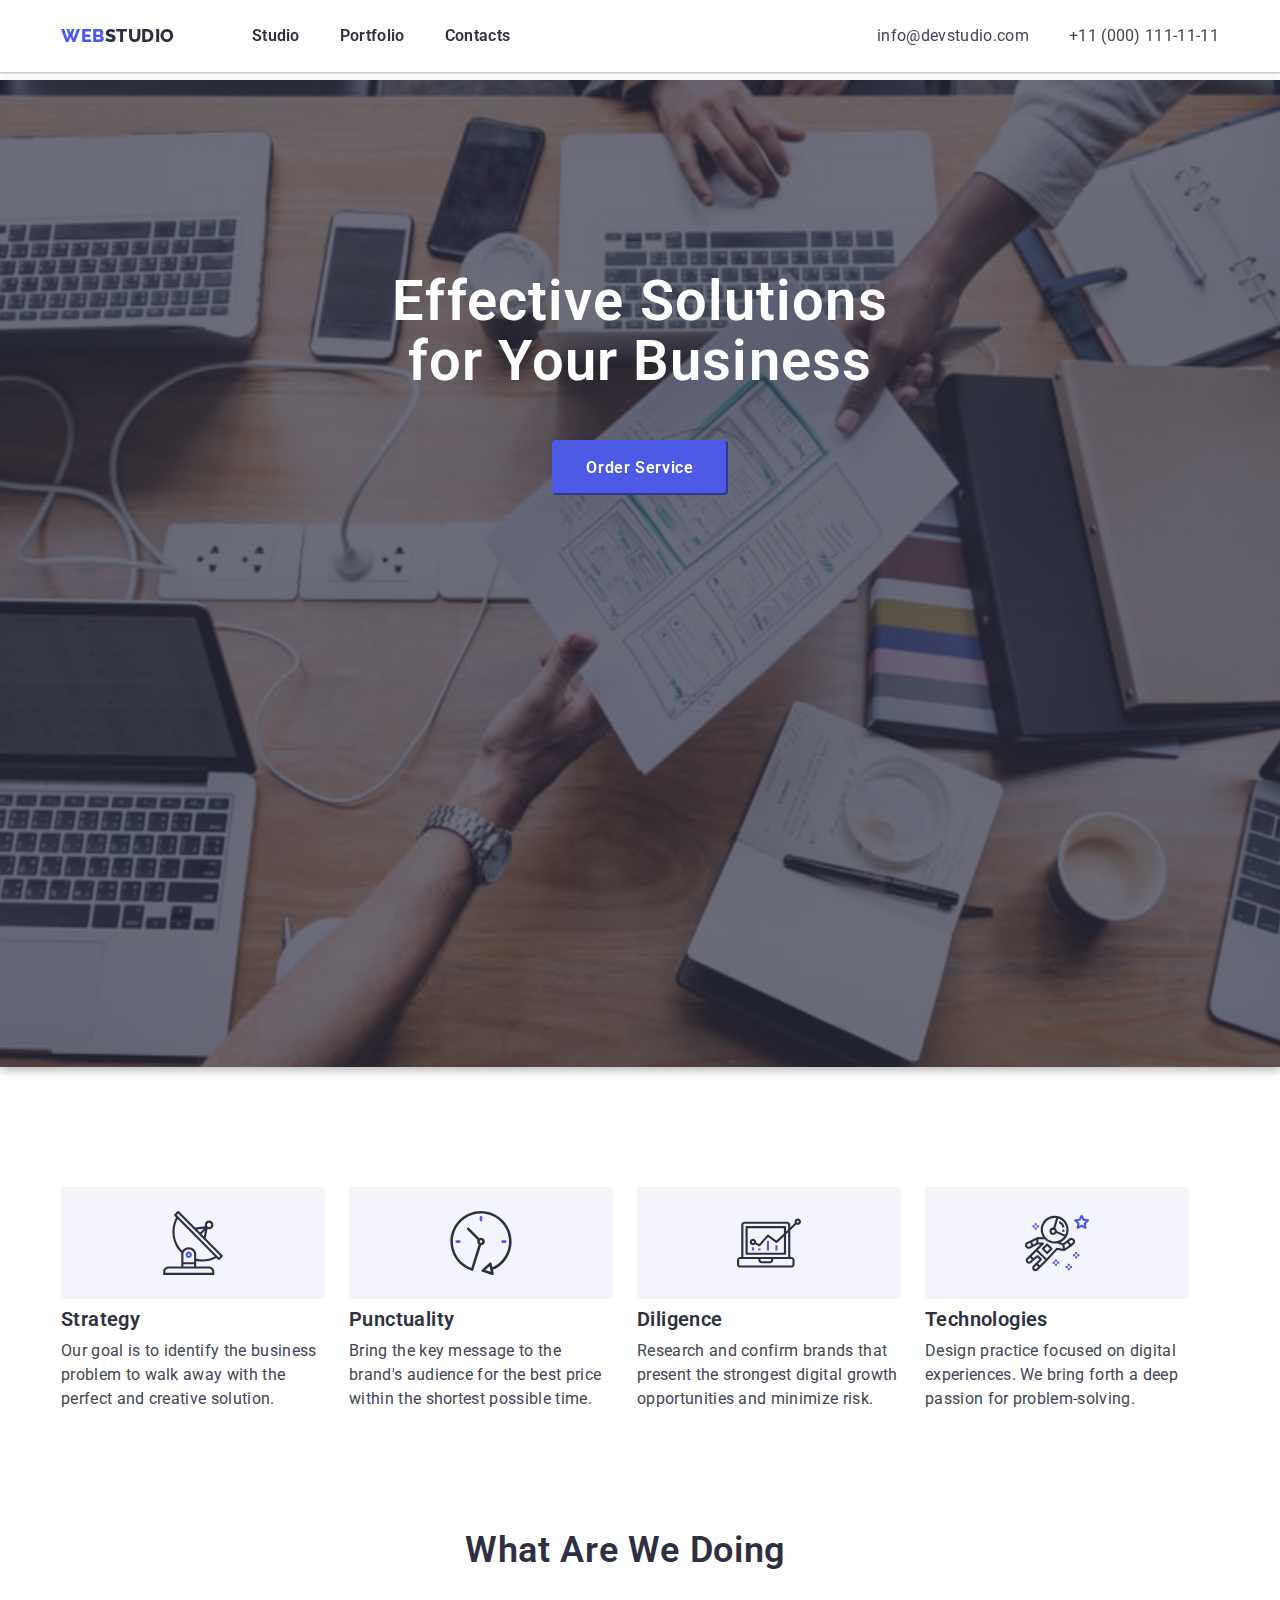
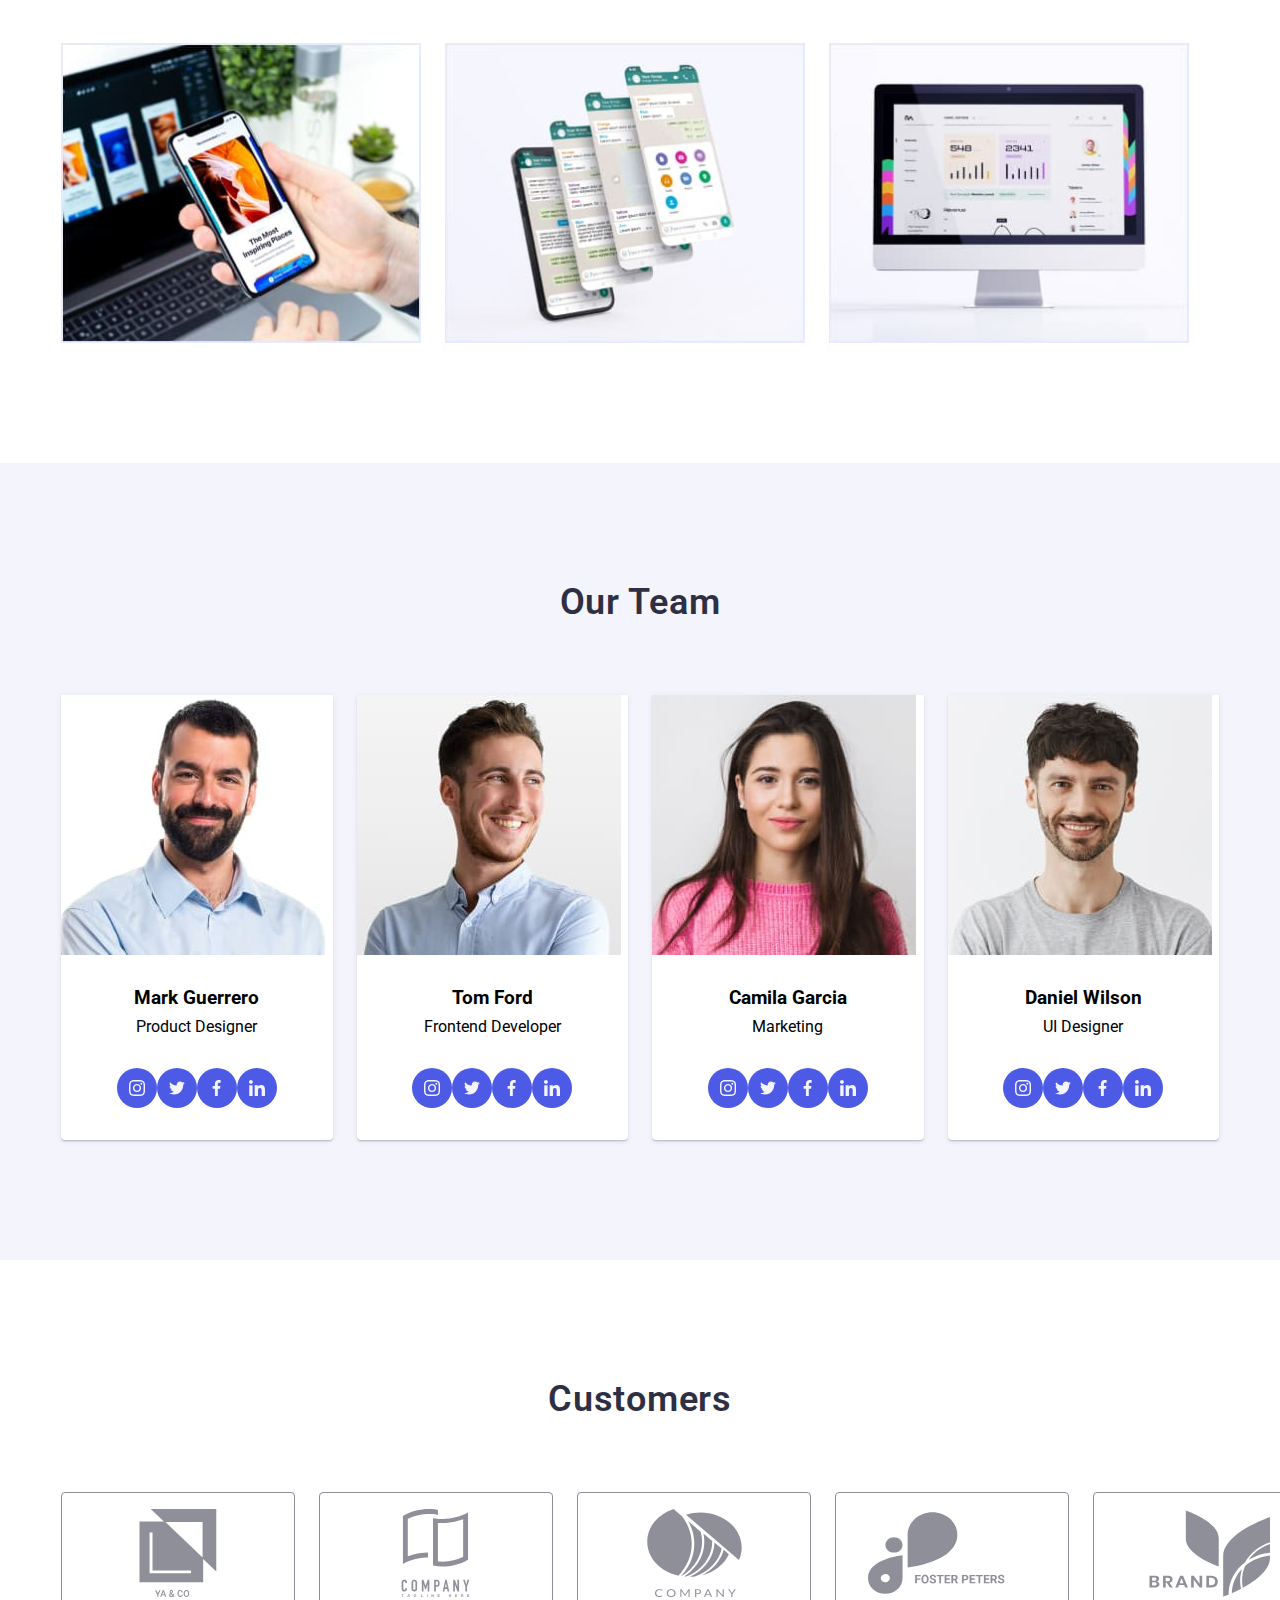
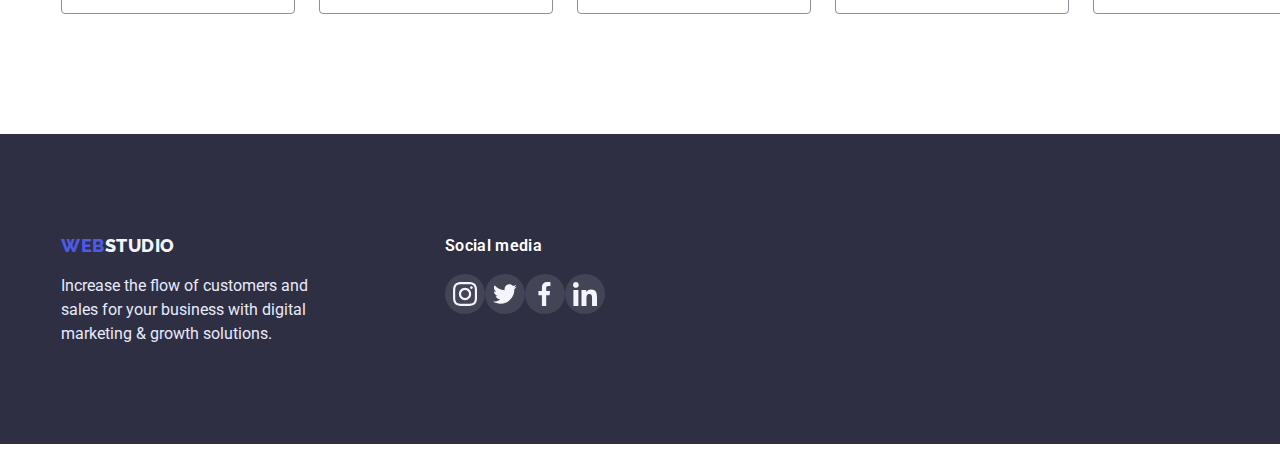
<file: index.html>
<!DOCTYPE html>
<html lang="en">

<head>
    <meta charset="UTF-8">
    <meta http-equiv="X-UA-Compatible" content="IE=edge">
    <meta name="viewport" content="width=device-width, initial-scale=1.0">
    <title>homework</title>
    <link rel="stylesheet" href="https://cdnjs.cloudflare.com/ajax/libs/modern-normalize/1.1.0/modern-normalize.min.css"
        integrity="sha512-wpPYUAdjBVSE4KJnH1VR1HeZfpl1ub8YT/NKx4PuQ5NmX2tKuGu6U/JRp5y+Y8XG2tV+wKQpNHVUX03MfMFn9Q=="
        crossorigin="anonymous" referrerpolicy="no-referrer"/>
    <link rel="stylesheet" href="https://fonts.googleapis.com/css2?family=Raleway:wght@800&family=Roboto:wght@400;500&display=swap">
    <link rel="stylesheet" href="./css/styles.css">
    <link rel="stylesheet" href="./images/svg/sprite.svg">
</head>

<body class="body">
    <!----------------HEADER---------- -->
    <header class="header">
        <div class="container list">
            <a class="logo" href="./index.html">
                <span class="web">WEB</span><span class="studio">STUDIO</span>
            </a>
            <nav class="nav">
                <ul class="list list-top">
                    <li class="link">
                        <a href="./index.html" class="link-color">Studio</a>
                    </li>
                    <li class="link portfolio">
                        <a href="./portfolio.html" class="link-color">Portfolio</a>
                    </li>
                    <li class="link">
                        <a href="#contact" class="link-color">Contacts</a>
                    </li>
                </ul>
            </nav>
            <ul class="adress-color">
                <li class="adress-style">
                    <a href="mailto:info@devstudio.com" class="adress-link">info@devstudio.com</a>
                </li>
                <li class="adress-style">
                    <a href="tel:+11(000)1111111" class="adress-link">+11 (000) 111-11-11</a>
                </li>
            </ul>
        </div>
    </header>
     <!-- -------------MAIN------------- -->
     <main>
        <!-- -------------HERO---------- -->
        <section class="hero">
            <div class="container">
                <h1 class="main_top">
                    Effective Solutions <br> for Your Business
                </h1>
                <div class="button">
                    <button type="button" class="btn"><div class="btn_text">Order Service</div> </button>
                </div>
            </div>
        </section>
        <section class="container">
            <div class="content">
                <ul class="list list-work">
                    <li class="list-content">
                        <div class="antena"></div>
                        <h3 class="h3">
                            Strategy
                        </h3>
                        <p class="p p-content">
                            Our goal is to identify the business
                            problem to walk away with the perfect and creative solution.
                        </p>
                    </li>
                    <li class="list-content">
                        <div class="clock"></div>
                        <h3 class="h3">
                            Punctuality
                        </h3>
                        <p class="p p-content">
                            Bring the key message to the brand's audience for the best price within the shortest possible time.
                        </p>
                    </li>
                    <li class="list-content">
                        <div class="diagram"></div>
                        <h3 class="h3">
                            Diligence
                        </h3>
                        <p class="p p-content">
                            Research and confirm brands that present the strongest digital growth opportunities and minimize risk.
                        </p>
                    </li>
                    <li class="list-content">
                        <div class="cosmos"></div>
                        <h3 class="h3"> Technologies </h3>
                        <p class="p p-content">
                            Design practice focused on digital experiences. We bring forth a deep passion for problem-solving.
                        </p>
                    </li>
                </ul>
            </div>
        </section>
        <!-- -----------What are we doing---------- -->
        <section class="container">
            <div class="list-info">
                 <div class="info-text">
                    <h2 class="h2">What are we doing</h2>
                 </div>
                <ul class="list list-demo">
                    <li class="demo-foto">
                        <a href="#"><img src="./images/monitor.jpg" alt="screenmonitor" width="360"></a>
                    </li>
                    <li class="demo-foto">
                        <a href="#"><img src="./images/smartfone.jpg" alt="smartfone" width="360"></a>
                    </li>
                    <li class="demo-foto">
                        <a href="#"><img src="./images/notebook.jpg" alt="monitorsmartfone" width="360"></a>
                    </li>
                </ul>
            </div>
        </section>
        <!-- --------------OUR TEAM-------------- -->
        <section class=" bkgr-color-team">
            <div class="container">
                <h2 class="h2">Our Team</h2>
                <ul class="list cards-our-team">
                    <li class="card-set">
                        <img src="./images/img.jpg" alt="Product Designer" width="264">
                        <div class="card-text">
                            <h3 class="h3-team">Mark Guerrero</h3>
                            <p class="p-card">Product Designer</p>
                                <ul class="list list-social">
                                    <li class="border-team"><svg class="list-team"><use href="./images/svg/sprite.svg#icon-instagram-2"></use></svg></li>
                                    <li class="border-team"><svg class="list-team"><use href="./images/svg/sprite.svg#icon-Twitter-1"></use></svg></li>
                                    <li class="border-team"><svg class="list-team"><use href="./images/svg/sprite.svg#icon-Vector"></use></svg></li>
                                    <li class="border-team"><svg class="list-team"><use href="./images/svg/sprite.svg#icon-linkedin-1"></use></svg></li>
                                </ul>
                        </div>
                    </li>
                    <li class="card-set">
                        <img src="./images/img1.jpg" alt="Frontend Developer" width="264">
                        <div class="card-text">
                            <h3 class="h3-team">Tom Ford</h3>
                            <p class="p-card">Frontend Developer</p>
                            <ul class="list list-social">
                                <li class="border-team"><svg class="list-team">
                                        <use href="./images/svg/sprite.svg#icon-instagram-2"></use>
                                    </svg></li>
                                <li class="border-team"><svg class="list-team">
                                        <use href="./images/svg/sprite.svg#icon-Twitter-1"></use>
                                    </svg></li>
                                <li class="border-team"><svg class="list-team">
                                        <use href="./images/svg/sprite.svg#icon-Vector"></use>
                                    </svg></li>
                                <li class="border-team"><svg class="list-team">
                                        <use href="./images/svg/sprite.svg#icon-linkedin-1"></use>
                                    </svg></li>
                            </ul>
                        </div>
                    </li>
                    <li class="card-set">
                        <img src="./images/img2.jpg" alt="Marketing" width="264">
                        <div class="card-text">
                            <h3 class="h3-team">Camila Garcia</h3>
                            <p class="p-card">Marketing</p>
                            <ul class="list list-social">
                                <li class="border-team"><svg class="list-team">
                                        <use href="./images/svg/sprite.svg#icon-instagram-2"></use>
                                    </svg></li>
                                <li class="border-team"><svg class="list-team">
                                        <use href="./images/svg/sprite.svg#icon-Twitter-1"></use>
                                    </svg></li>
                                <li class="border-team"><svg class="list-team">
                                        <use href="./images/svg/sprite.svg#icon-Vector"></use>
                                    </svg></li>
                                <li class="border-team"><svg class="list-team">
                                        <use href="./images/svg/sprite.svg#icon-linkedin-1"></use>
                                    </svg></li>
                            </ul>
                        </div>
                    </li>
                    <li class="card-set">
                        <img src="./images/img3.jpg" alt="UI Designer" width="264">
                        <div class="card-text">
                            <h3 class="h3-team">Daniel Wilson</h3>
                            <p class="p-card">UI Designer</p>
                            <ul class="list list-social">
                                <li class="border-team"><svg class="list-team">
                                        <use href="./images/svg/sprite.svg#icon-instagram-2"></use>
                                    </svg></li>
                                <li class="border-team"><svg class="list-team">
                                        <use href="./images/svg/sprite.svg#icon-Twitter-1"></use>
                                    </svg></li>
                                <li class="border-team"><svg class="list-team">
                                        <use href="./images/svg/sprite.svg#icon-Vector"></use>
                                    </svg></li>
                                <li class="border-team"><svg class="list-team">
                                        <use href="./images/svg/sprite.svg#icon-linkedin-1"></use>
                                    </svg></li>
                            </ul>
                        </div>
                    </li>
                </ul>
            </div>
        </section>
        <!-- -------customers---------- -->
        <section class="container">
            <div class="customers">
                <h2 class="h2">Customers</h2>
                <ul class="list client-list">
                    <li class="border">
                        <a class="link-customers" href=""><svg class="list-compani">
                           <use class="qwe" href="./images/svg/sprite.svg#icon-ya-co"></use> 
                        </svg></a>
                        
                    </li>
                    <li class="border">
                        <a href="" class="link-customers"><svg class="list-compani">
                            <use href="./images/svg/sprite.svg#icon-compani-3"></use>
                        </svg></a>
                        
                    </li>
                    <li class="border">
                        <a href="" class="link-customers"><svg class="list-compani">
                            <use href="./images/svg/sprite.svg#icon-compani-2"></use>
                        </svg></a>
                        
                    </li>
                    <li class="border">
                        <a href="" class="link-customers"><svg class="list-compani">
                            <use href="./images/svg/sprite.svg#icon-foster"></use>
                        </svg></a>
                        
                    </li>
                    <li class="border">
                        <a href="" class="link-customers"><svg class="list-compani">
                            <use href="./images/svg/sprite.svg#icon-brand"></use>
                        </svg></a>
                        
                    </li>
                    <li class="border">
                        <a href="" class="link-customers"><svg class="list-compani">
                            <use href="./images/svg/sprite.svg#icon-compani"></use>
                        </svg></a>
                        
                    </li>
                </ul>
            </div>
        </section>
     </main>
     <!-- ----------FOOTER---------- -->
    <footer class="bkgr_color">
        <div class="container footer-item">
            <div class="footer-position">
                <a class="logo-footer" href="./index.html">
                    <span class="web">WEB</span><span class="studio-footer-color">STUDIO</span>
                </a>
                <p class="footer-text">
                    Increase the flow of customers and sales for your business with digital marketing & growth solutions.
                </p>
            </div>
            <div class="list-social-footer">
                <p class="footer">Social media</p>
                <ul id="contact" class="list list-footer">
                    <a class="border-team-footer" href=""><svg class="list-team-footer">
                            <use href="./images/svg/sprite.svg#icon-instagram-2"></use>
                        </svg></a>
                    <a class="border-team-footer" href=""><svg class="list-team-footer">
                            <use href="./images/svg/sprite.svg#icon-Twitter-1"></use>
                        </svg></a>
                    <a class="border-team-footer" href=""><svg class="list-team-footer">
                            <use href="./images/svg/sprite.svg#icon-Vector"></use>
                        </svg></a>
                    <a class="border-team-footer" href=""><svg class="list-team-footer">
                            <use href="./images/svg/sprite.svg#icon-linkedin-1"></use>
                        </svg></a>
                </ul> 
            </div>
    </footer>
</body>
</file>
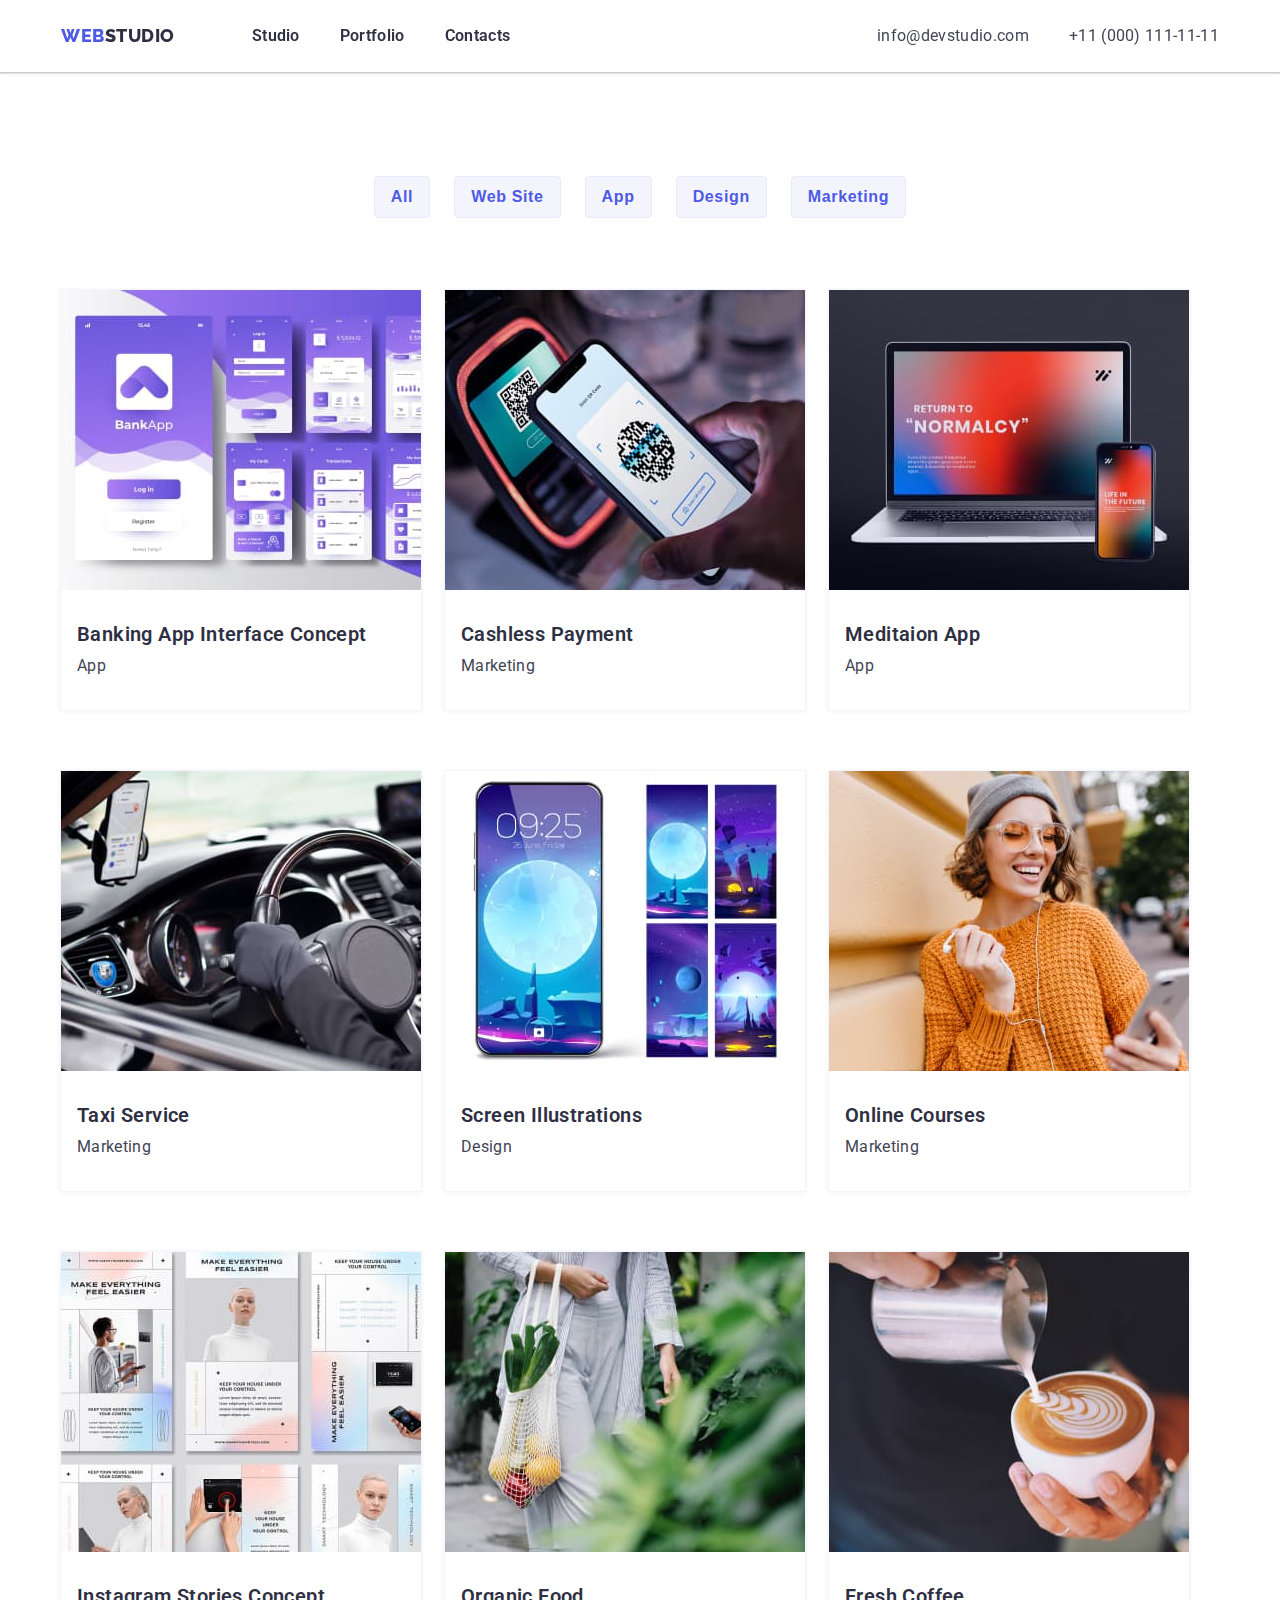
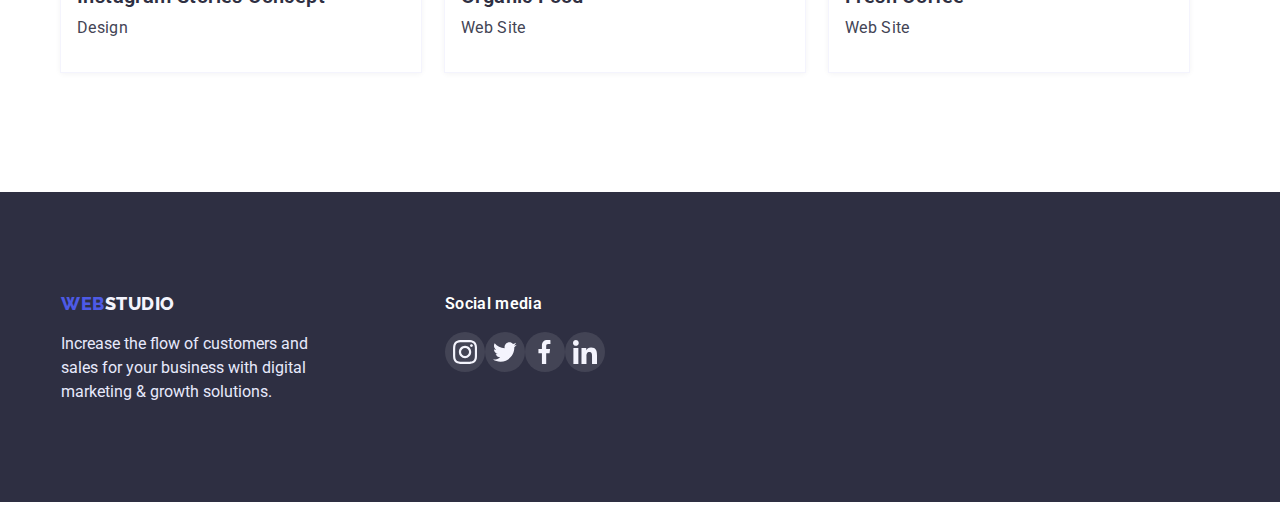
<file: portfolio.html>
<!DOCTYPE html>
<html lang="en">
<head>
    <meta charset="UTF-8">
    <meta http-equiv="X-UA-Compatible" content="IE=edge">
    <meta name="viewport" content="width=device-width, initial-scale=1.0">
    <title>Portfolio</title>
    <link rel="stylesheet" href="https://cdnjs.cloudflare.com/ajax/libs/modern-normalize/1.1.0/modern-normalize.min.css"
        integrity="sha512-wpPYUAdjBVSE4KJnH1VR1HeZfpl1ub8YT/NKx4PuQ5NmX2tKuGu6U/JRp5y+Y8XG2tV+wKQpNHVUX03MfMFn9Q=="
        crossorigin="anonymous" referrerpolicy="no-referrer" />
    <link rel="stylesheet" href="https://fonts.googleapis.com/css2?family=Raleway:wght@800&family=Roboto:wght@400;500&display=swap">
    <link rel="stylesheet" href="./css/styles.css">
    <link rel="stylesheet" href="./images/svg/sprite.svg">
</head>
<body class="body">
    <!-- ----------HEADER------------>
    <header class="header">
        <div class="container list">
            <a class="logo" href="./index.html">
                <span class="web">WEB</span><span class="studio">STUDIO</span>
            </a>
            <nav class="nav">
                <ul class="list list-top">
                    <li class="link">
                        <a href="./index.html" class="link-color">Studio</a>
                    </li>
                    <li class="link portfolio">
                        <a href="./portfolio.html" class="link-color">Portfolio</a>
                    </li>
                    <li class="link">
                        <a href="#contact" class="link-color">Contacts</a>
                    </li>
                </ul>
            </nav>
            <ul class="adress-color">
                <li class="adress-style">
                    <a href="mailto:info@devstudio.com" class="adress-link">info@devstudio.com</a>
                </li>
                <li class="adress-style">
                    <a href="tel:+11(000)1111111" class="adress-link">+11 (000) 111-11-11</a>
                </li>
            </ul>
        </div>
    </header>
    <!-- -------------MAIN------------- -->
    <main>
        <section class="container">
            <ul class="list list-button" >
                <li class="item">
                    <button type="button" class="text-btn">All</button>
                </li>
                <li class="item">
                    <button type="button" class="text-btn">Web Site</button>
                </li>
                <li class="item">
                    <button type="button" class="text-btn">App</button>
                </li>
                <li class="item">
                    <button type="button" class="text-btn">Design</button>
                </li>
                <li class="item">
                    <button type="button" class="text-btn">Marketing</button>
                </li>  
            </ul>
            <ul class="list list-foto">
                <li class="item-foto">
                    <img src="./images/img_bankapp.jpg" alt="bankapp" width="360">
                    
                    <div class="card-content">
                        <h3 class="h3">Banking App Interface Concept</h3>
                        <p class="p">App</p>
                    </div>
                    
                </li>
                <li class="item-foto">
                    <img src="./images/img_purple.jpg" alt="purple" width="360">
                    
                    <div class="card-content">
                        <h3 class="h3">Cashless Payment</h3>
                        <p class="p">Marketing</p>
                    </div>
                    
                </li>
                <li class="item-foto">
                    <img src="./images/img_twoscreen.jpg" alt="two screen" width="360">
                    
                    <div class="card-content">
                        <h3 class="h3">Meditaion App</h3>
                        <p class="p">App</p>
                    </div>
                    
                </li>
                <li class="item-foto">
                    <img src="./images/img_incar.jpg" alt="in taxi" width="360">
                    
                    <div class="card-content">
                        <h3 class="h3">Taxi Service</h3>
                        <p class="p">Marketing</p>
                    </div>
                    
                </li>
                <li class="item-foto">
                    <img src="./images/img_fonescreen.jpg" alt="purple" width="360">
                    
                    <div class="card-content">
                        <h3 class="h3">Screen Illustrations</h3>
                        <p class="p">Design</p>
                    </div>
                    
                </li>
                <li class="item-foto">
                    <img src="./images/img_girlinorange.jpg" alt="girl in orange" width="360">
                    
                    <div class="card-content">
                        <h3 class="h3">Online Courses</h3>
                        <p class="p">Marketing</p>
                    </div>
                    
                </li>
                <li class="item-foto">
                    <img src="./images/img_face.jpg" alt="bankapp" width="360">
                    
                    <div class="card-content">
                        <h3 class="h3">Instagram Stories Concept</h3>
                        <p class="p">Design</p>
                    </div>
                    
                </li>
                <li class="item-foto">
                    <img src="./images/img_girl.jpg" alt="purple" width="360">
                    
                    <div class="card-content">
                        <h3 class="h3">Organic Food</h3>
                        <p class="p">Web Site</p>
                    </div>
                    
                </li>
                <li class="item-foto">
                    <img src="./images/img_coffe.jpg" alt="two screen" width="360">
                    
                    <div class="card-content">
                        <h3 class="h3">Fresh Coffee</h3>
                        <p class="p">Web Site</p>
                    </div>
                    
                </li>
            </ul>
        </section>
    </main>
    <!-- -----------FOOTER---------- -->
    <footer class="bkgr_color">
        <div class="container footer-item">
            <div class="footer-position">
                <a class="logo-footer" href="./index.html">
                    <span class="web">WEB</span><span class="studio-footer-color">STUDIO</span>
                </a>
                <p class="footer-text">
                    Increase the flow of customers and sales for your business with digital marketing & growth solutions.
                </p>
            </div>
            <div class="list-social-footer">
                <p class="footer">Social media</p>
                <ul id="contact" class="list list-footer">
                    <a class="border-team-footer" href=""><svg class="list-team-footer">
                            <use href="./images/svg/sprite.svg#icon-instagram-2"></use>
                        </svg></a>
                    <a class="border-team-footer" href=""><svg class="list-team-footer">
                            <use href="./images/svg/sprite.svg#icon-Twitter-1"></use>
                        </svg></a>
                    <a class="border-team-footer" href=""><svg class="list-team-footer">
                            <use href="./images/svg/sprite.svg#icon-Vector"></use>
                        </svg></a>
                    <a class="border-team-footer" href=""><svg class="list-team-footer">
                            <use href="./images/svg/sprite.svg#icon-linkedin-1"></use>
                        </svg></a>
                </ul>
            </div>
    </footer>
</body>
</html>
</file>
<file: css/styles.css>
*,
*::after
*::before{
        box-sizing: border-box;
        margin: 0;
        padding: 0;
}
img{
        display: block;
        max-width: 100%;
        margin-bottom: 32px;
}

:root{
        --card-set-gap-top: 61px;
        --card-set-gap-left: 24px;

        --anim-fast: 250ms cubic-bezier(0.4, 0, 0.2, 1);
        --anim-slow: 1200ms cubic-bezier(0.4, 0, 0.2, 1);
}


.body {
        font-family: Roboto, sans-serif;
        margin-left: auto;
        margin-right: auto;
        padding-top: 72px;
}



/* ---------FOR BOTH--------- */
.list{
        list-style: none;
        display: flex;
        margin: 0px;
        padding: 0px;
}
.container {
        width: 1158px;
        margin: auto;
        padding-left: 15px;
        padding-right: 15px;
}
.list-top{
        align-items:flex-start;
        padding: 0px;
}
.list-top .link +.link{
        margin-left: 40px;
}
.h2 {
        font-weight: 600;
        font-size: 36px;
        line-height: 1.11;
        color: #2E2F42;
        letter-spacing: 0.02em;
        margin: 0px;
        text-transform: capitalize;
}

.h3 {
        font-weight: 600;
        font-size: 20px;
        line-height: 1.2;
        color: #2E2F42;
        letter-spacing: 0.02em;
        margin-bottom: 8px;
        margin-top: 0px;
}

.p {
        font-size: 16px;
        line-height: 1.5;
        color: #434455;
        letter-spacing: 0.02em;
        margin: 0px;
}


/* ----------HEADER--------- */
.header {
        z-index: 1;
        position: fixed;
        width: 100%;
        top: 0;
        left: 0;
        background: #FFFFFF;
        height: 72px;
        box-shadow: 0px 2px 1px rgba(46, 47, 66, 0.08), 0px 1px 1px rgba(46, 47, 66, 0.16), 0px 1px 6px rgba(46, 47, 66, 0.08);
        
}

.logo {
        font-family: 'Raleway';
        font-weight: 800;
        font-size: 18px;
        line-height: 1.33;
        text-decoration:none;
        letter-spacing: 0.03em;
        margin-left: 0px;
        margin-right: 0px;
        margin-top: 24px;
        margin-bottom: 24px;
}

.web {
        color: #4D5AE5;
        text-transform: uppercase;
}

.studio {
        color: #2E2F42;
}
.nav {
        margin-top: 24px;
        margin-bottom: 24px;
        margin-left: 77px;

        
}
.link{
        font-weight: 600;
        font-size: 16px;
        line-height: 1.5;
        letter-spacing: 0.02em;
}

.link-color {
        color: #2E2F42;
        text-decoration: none;
        position: relative;
        padding-bottom: 24px;
        padding-top: 24px;
        transition: var(--anim-fast);
}
.link-color::after{
        content: '';
        display: block;
        width: 100%;
        height: 4px;
        background-color: #4D5AE5;
        position: absolute;
        left: 0;
        bottom: 0;
        opacity: 0;
        border-radius: 2px;
}
.link-color.active::before{
        content: '';
        position: absolute;
        bottom: 0;
        left: 0;

        display: block;
        width: 100%;
        height: 4px;
        border-radius: 4px;
        background-color: #404BBF;
}



.link-color:hover::after{
        opacity: 1;
}
.link-color:focus::after{
        opacity: 1;
}

        
.link-color:hover,
.link-color:focus {
        color: #434455;
}
.link-color:active {
        color: #4D5AE5;
}

.adress-style {
        list-style: none;
}
.adress-color .adress-style +.adress-style{
        margin-left: 40px;
}

.adress-color{
        display: flex;
        margin-top: 24px;
        margin-bottom: 24px;
        margin-left: auto;
        height: 24px;
        padding: 0px;
}
.adress-link:hover{
        color: #4D5AE5;
}
.adress-link:focus{
        color: #4D5AE5;
}

.adress-link{
        text-decoration: none;
        font-size: 16px;
        line-height: 1.5;
        color: #434455;
        letter-spacing: 0.02em;
        transition: var(--anim-fast);
}
/* --------------HERO----------- */
.hero { 
        filter: drop-shadow(0px 4px 4px rgba(0, 0, 0, 0.25));
        background-color:#2E2F42;
        background-image: linear-gradient(to right,
        rgba(46,47,66,0.7),
        rgba(46,47,66,0.7)),
        url("../images/people-office.jpg");
        padding-top: 192px;
        padding-bottom: 192px;
        margin-top: 0px;
        max-width: 1440px;
        height: 603px;
        background-position: center;
        background-size: cover;
        margin-left: auto;
        margin-right: auto;
 }       

.main_top {
        font-weight: 600;
        font-size: 56px;
        line-height: 1.07;
        color: #FFFFFF;
        letter-spacing: 0.02em;
        box-sizing: border-box;
        text-align: center;
        margin-bottom: 48px;
        margin-top: 0px;
        
}
/* ---------BUTTON----------- */
.button{
        box-sizing: border-box;
        text-align: center;
}
.btn {  
        cursor: pointer;
        background: #4D5AE5;
        padding: 16px 32px;
        list-style: none;
        font-family: 'Roboto';
        font-weight: 600;
        font-size: 16px;
        line-height: 1.2;
        color: #FFFFFF;
        letter-spacing: 0.04em;
        border-radius: 4px;
        border-color: #4D5AE5;
        transition: var(--anim-fast);
}
.btn:hover{
        background: #4D5AE5;
        box-shadow: 0px 4px 4px rgba(0, 0, 0, 0.15);
        
}
.btn:active{
        background-color:  #404BBF;
        box-shadow: 0px 4px 4px rgba(0, 0, 0, 0.15);
}
/* -------------CONTENT------------- */


.smartfone{
        margin-right: 24px;
        margin-left: 24px;
}
.list-work{
        width: 1128px;
        height: 224px;
}
.content{
        padding-top: 120px;
}
.list-content div {
        display: block;
        width: 264px;
        height: 112px;
        padding: 0px;
        border: none;
        background-repeat: no-repeat;
        cursor: pointer;
        background-position: center;
        background-color:  #F4F4FD;
        border-radius: 4px;
        margin-bottom: 8px;
}
.cosmos{
        background-image: url(../images/svg/cosmos.svg);
}
.antena{
        background-image: url(../images/svg/antenna\.svg);
}
.clock{
        background-image: url(../images/svg/clock.svg);
}
.diagram {
        background-image: url(../images/svg/diagram.svg);
}
/* -----------What are we doing---------- */
.list-work .list-content +.list-content{
        margin-left: 24px;
}

.list-info{
        width: 1128px;
        padding-top: 120px;
        padding-bottom: 120px;
}
.info-text{
        text-align: center;
}
.list-demo .demo-foto +.demo-foto{
        margin-left: 24px;
        
}
.list-demo{
        height: 300px;
}
.demo-foto{
        border: 1px solid #E7E9FC;
}

/* ------------OUR TEAM---------- */
.bkgr-color-team {
        background: #F4F4FD;
        padding-top: 120px;
        padding-bottom: 120px;
}
.card-text::after{
        margin-top: 32px;
        margin-bottom: 32px;
}

.cards-our-team >.card-set{
        flex-basis: calc(100% / 4);
        margin-left: 24px;
        background-color: #FFFFFF;
        box-shadow: 0px 1px 6px rgba(46, 47, 66, 0.08), 0px 1px 1px rgba(46, 47, 66, 0.16), 0px 2px 1px rgba(46, 47, 66, 0.08);
        border-radius: 0px 0px 4px 4px;
}
.cards-our-team{
        margin-left: -24px;
}
.h2{
        text-align: center;
        margin-bottom: 72px;
}
.h3-team{
        text-align: center;

        margin: 0px;
        margin-bottom: 8px;
}
        
.p-card{
        text-align: center;
        margin: 0px;
        margin-bottom: 32px;
}
.list-team{
        width: 16px;
        height: 16px;
        margin: 12px;
}
.border-team{
        display: flex;
        border-radius: 100%;
        width: 40px;
        height: 40px;
        text-align: center;
        background-color: #4D5AE5;
        transition: var(--anim-fast);
}
.border-team:hover,
.border-team:focus{
        border-radius: 100%;
        background: #404BBF;
        
}
.list-social{
        justify-content: center;
        margin: 32px 16px;
        cursor: pointer;
}
.list-social .position-list +.position-list{
        margin-left: 24px;
}
/* ------------customers------- */
.customers{
        margin-top: 120px;
        margin-bottom: 120px;
}
.link-customers{
        display: flex;
        margin-left: var(--card-set-gap-left);
}
.client-list{
        margin-left: -24px;
}
.list-compani:focus,
.list-compani:hover{
        fill: #4D5AE5;
        border: 1px solid #4D5AE5;
        
}
.list-compani {
        width: 168px;
        height: 88px;
        fill:#8E8F99;
        border: 1px solid #8E8F99;
        border-radius: 4px;
        padding: 16px 32px;
        transition: var(--anim-fast);
}

/* --------FOOTER-------- */
.studio-footer-color {
        color: #F4F4FD;
}
.logo-footer{
        font-family: 'Raleway';
        font-weight: 800;
        font-size: 18px;
        line-height: 1.33;
        text-decoration: none;
        letter-spacing: 0.03em;
        margin-left: 0px;
}
.footer-text {
        height: 72px;
        width: 264px;
        font-size: 16px;
        line-height: 1.5;
        color: #E7E9FC;
}
.bkgr_color {
        background: #2E2F42;
        height: 310px;
}

.footer-position{
        width: 264px;
        margin-top: 100px;
}
.footer{
        color: #FFFFFF;
        margin-bottom: 16px;
        margin-top: 0px;
        font-family: 'Roboto';
        font-style: normal;
        font-weight: 600;
        font-size: 16px;
        line-height: 1.5;
        letter-spacing: 0.02em;
}
.border-team-footer{
        fill:  #F4F4FD;
        width: 40px;
        height: 40px;
        border-radius: 100%;
        background: rgba(255, 255, 255, 0.1);transition: var(--anim-fast);
}
.border-team-footer:hover,      
.border-team-footer:focus{
        background: #31D0AA;
        
}
.list-social-footer{
        margin-top: 100px;
        margin-left: 120px;
}
.footer-item, .qwe{
        display: flex;
}
.list-footer .qwe +.qwe{
        margin-left: 16px;
}
.list-team-footer{
        width: 24px;
        height: 24px;
        margin: 8px;
}
/* -----------PORTFOLIO---------- */

.text-btn {
        font-weight: 600;
        font-size: 16px;
        line-height: 1.5;
        color: #4D5AE5;
        background: #F4F4FD;
        cursor: pointer;
        letter-spacing: 0.04em;
        padding: 8px 16px;
        border: 1px solid #E7E9FC;
        border-radius: 4px;
        opacity: 1;
        transition: var(--anim-fast);
}
.text-btn:hover,
.text-btn:focus{
        box-shadow: 0px 3px 1px rgba(0, 0, 0, 0.1), 0px 2px 1px rgba(0, 0, 0, 0.08), 0px 2px 2px rgba(0, 0, 0, 0.12);
        border-radius: 4px;
        background: #4D5AE5;
        color: #E7E9FC;
}
.text-btn:active {
        background: #4D5AE5;
        color: #E7E9FC;
}
.list-button .item +.item {
        margin-left: 24px;
}
.list-button{
        justify-content: center;
        padding-top: 96px;
        padding-bottom: 72px;
        
}
/* -------------FOTO------------ */
.item-foto{
        margin-left: var(--card-set-gap-left);
        margin-top: var(--card-set-gap-top);
        box-shadow: 0px 1px 6px rgba(46, 47, 66, 0.08);
        outline: 0.5px solid #F4F4FD;
        transition: var(--anim-fast);
}

.item-foto:hover {
        box-shadow: 0px 1px 6px rgba(46, 47, 66, 0.08), 0px 1px 1px rgba(46, 47, 66, 0.16), 0px 2px 1px rgba(46, 47, 66, 0.08);
        outline: 0.5px solid #F4F4FD;
}
.item-foto:focus {
        box-shadow: 0px 1px 6px rgba(46, 47, 66, 0.08), 0px 1px 1px rgba(46, 47, 66, 0.16), 0px 2px 1px rgba(46, 47, 66, 0.08);
        outline: 0.5px solid #F4F4FD;
}

.list-foto{
        flex-wrap: wrap;
        margin-top: calc(-1* var(--card-set-gap-top));
        margin-left: calc(-1* var(--card-set-gap-left));
        margin-bottom: 120px;
}

.card-content {
        margin-top: 32px;
        margin-bottom: 32px;
        padding-left: 16px;
}


.product{
        display: block;
        position: relative;
        overflow: hidden;
        height: 300px;
}
.owerlay{
        position: absolute;
        top: 0;
        left: 0;
        transform: translateY(100%);
        padding-top: 40px;
        padding-left: 32px;
        padding-right: 32px;
        width: 100%;
        height: 100%;
        background-color: rgb(64, 75, 191, 0.7);   
        transition: transform var(--anim-slow); 
}
.product:hover .owerlay,
.product:focus .owerlay{
        transform: translateY(0);
}

.product::before{
        content:'';
        position: absolute;
        width: 100%;
        height: 100%;
        background-color: rgb(77, 90, 229, 0.9);
        opacity: 0;
}

.text-on-foto {
        color: #F4F4FD;
}
/* ------MODALka--------- */
.backdrop{
        position: fixed;
        top: 0;
        left: 0;
        width: 100%;
        height: 100%;

        background-color: rgba(46, 47, 66, 0.4);
        backdrop-filter: blur(10px);
        transition: visibility var(--anim-slow),
        opacity var(--anim-slow);
}

.modal{
        position: absolute;
        top: 50%;
        left: 50%;
        width: 408px;
        height: 576px;

        transform: translate(-50%, -50%);

        box-shadow: 0px 1px 1px rgba(0, 0, 0, 0.14), 0px 1px 3px rgba(0, 0, 0, 0.12), 0px 2px 1px rgba(0, 0, 0, 0.2);
        
        border-radius: 4px;
        background-color: #FCFCFC;
}
.modal-cross{
        position: absolute;
        top: 24px;
        right: 24px;

        width: 24px;
        height: 24px;
        border-radius: 50%;

        cursor: pointer;
        display: flex;
        align-items: center;
        justify-content: center;
        background: #E7E9FC;
        border: 1px solid rgba(0, 0, 0, 0.1);
}
.backdrop.is-hidden{
        visibility: hidden;
        pointer-events: none;
        opacity: 0;
}
</file>
